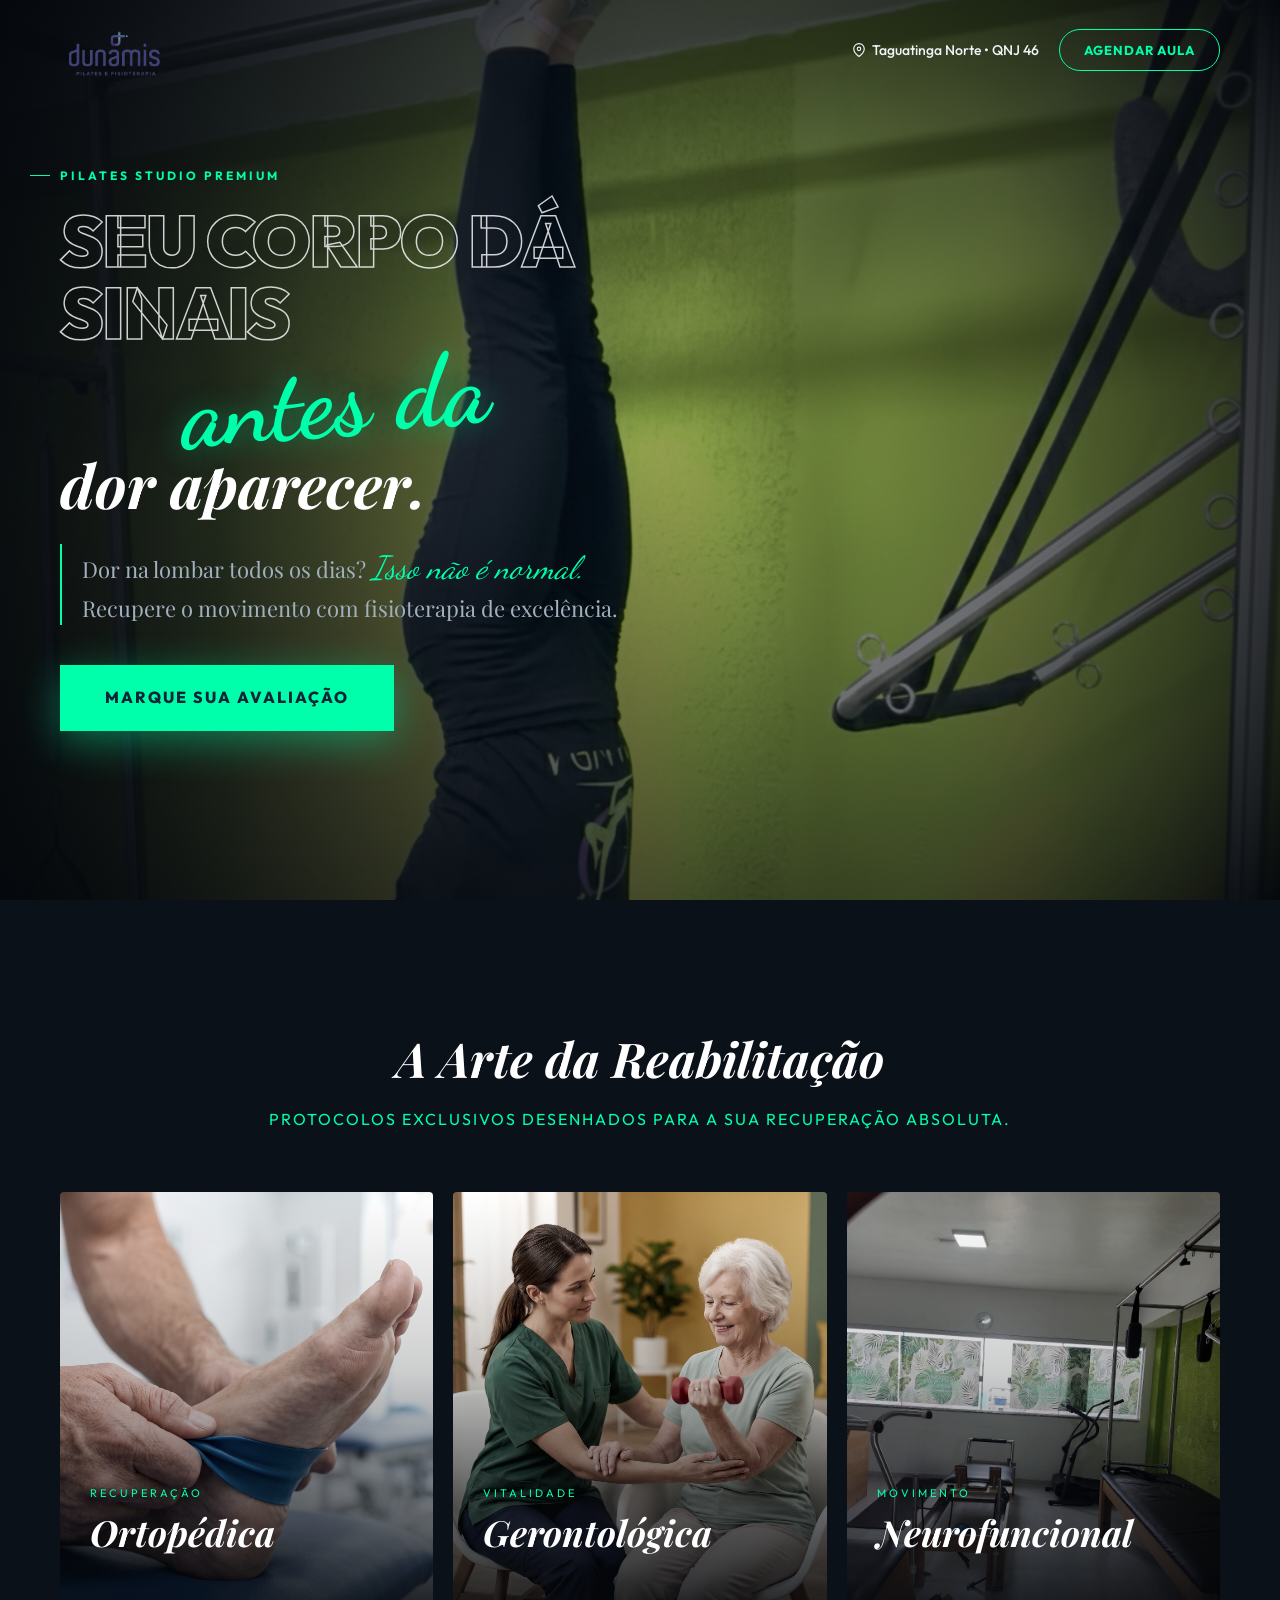
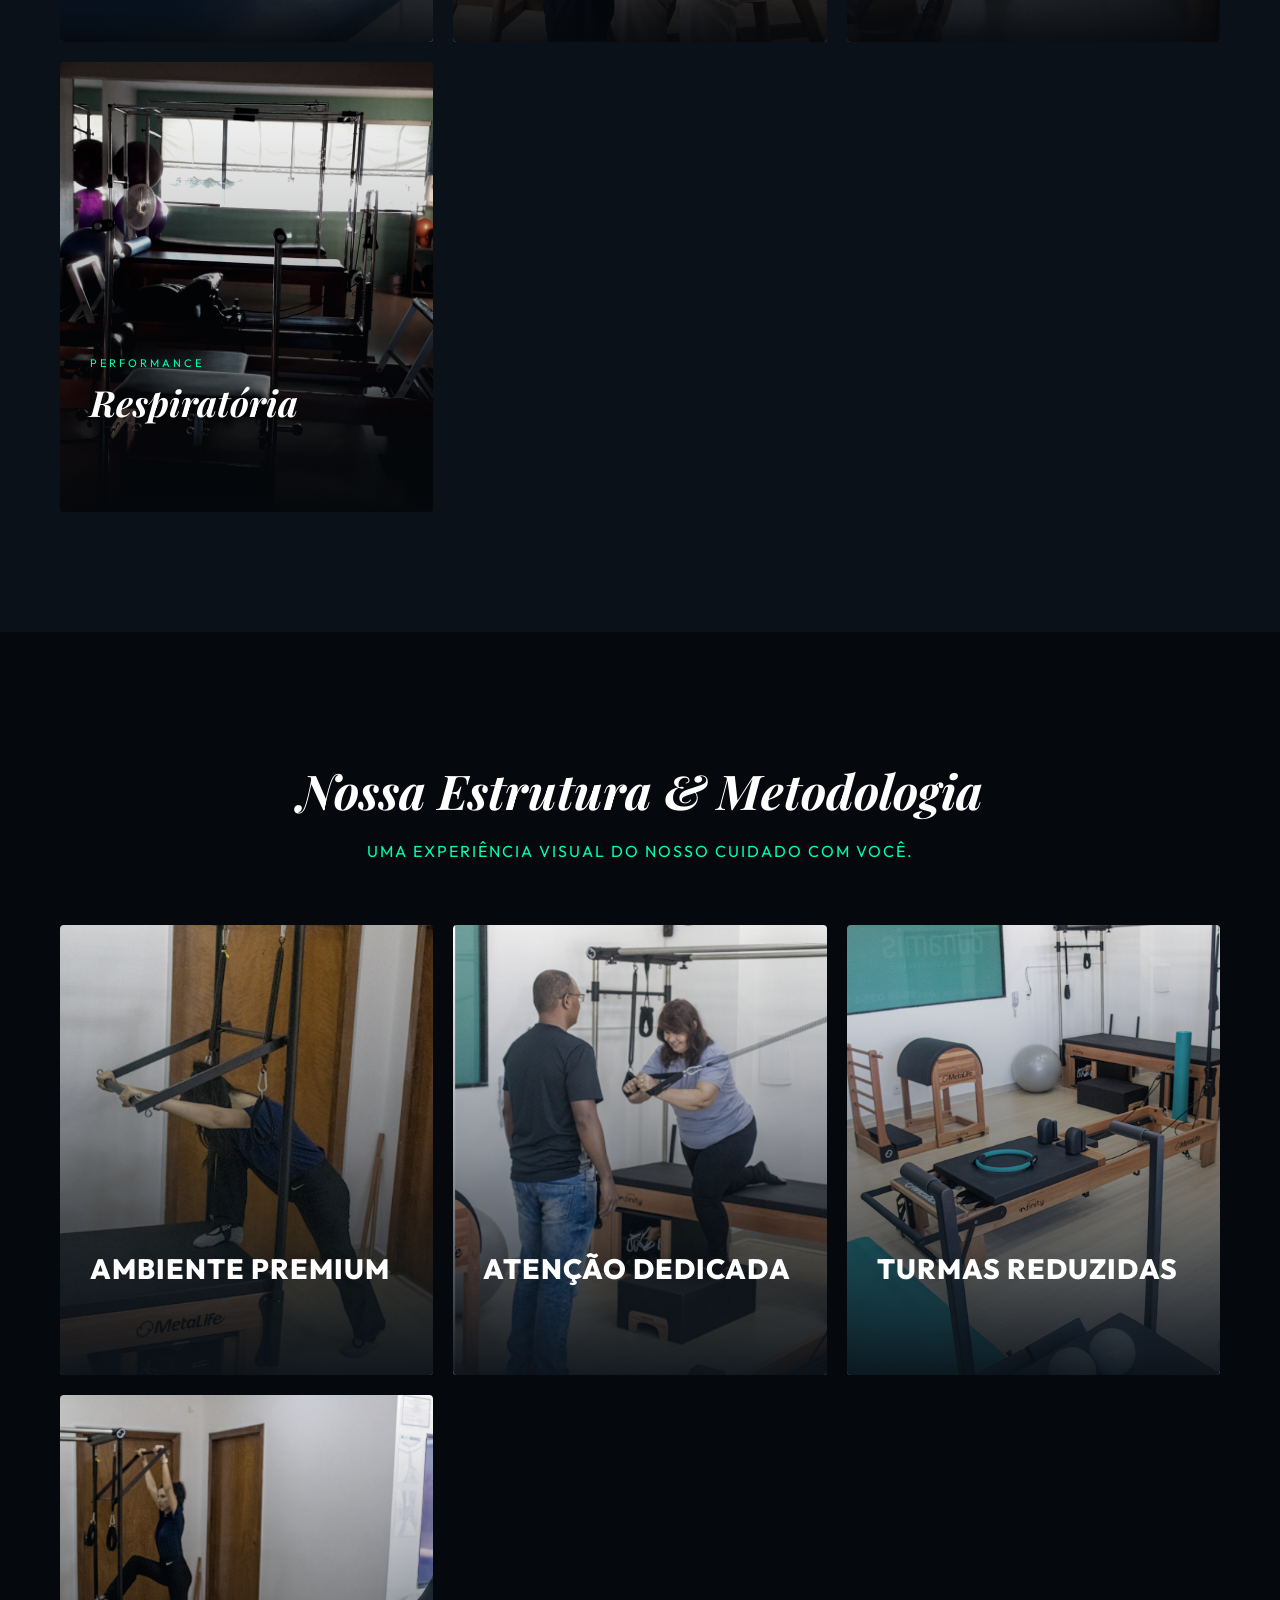
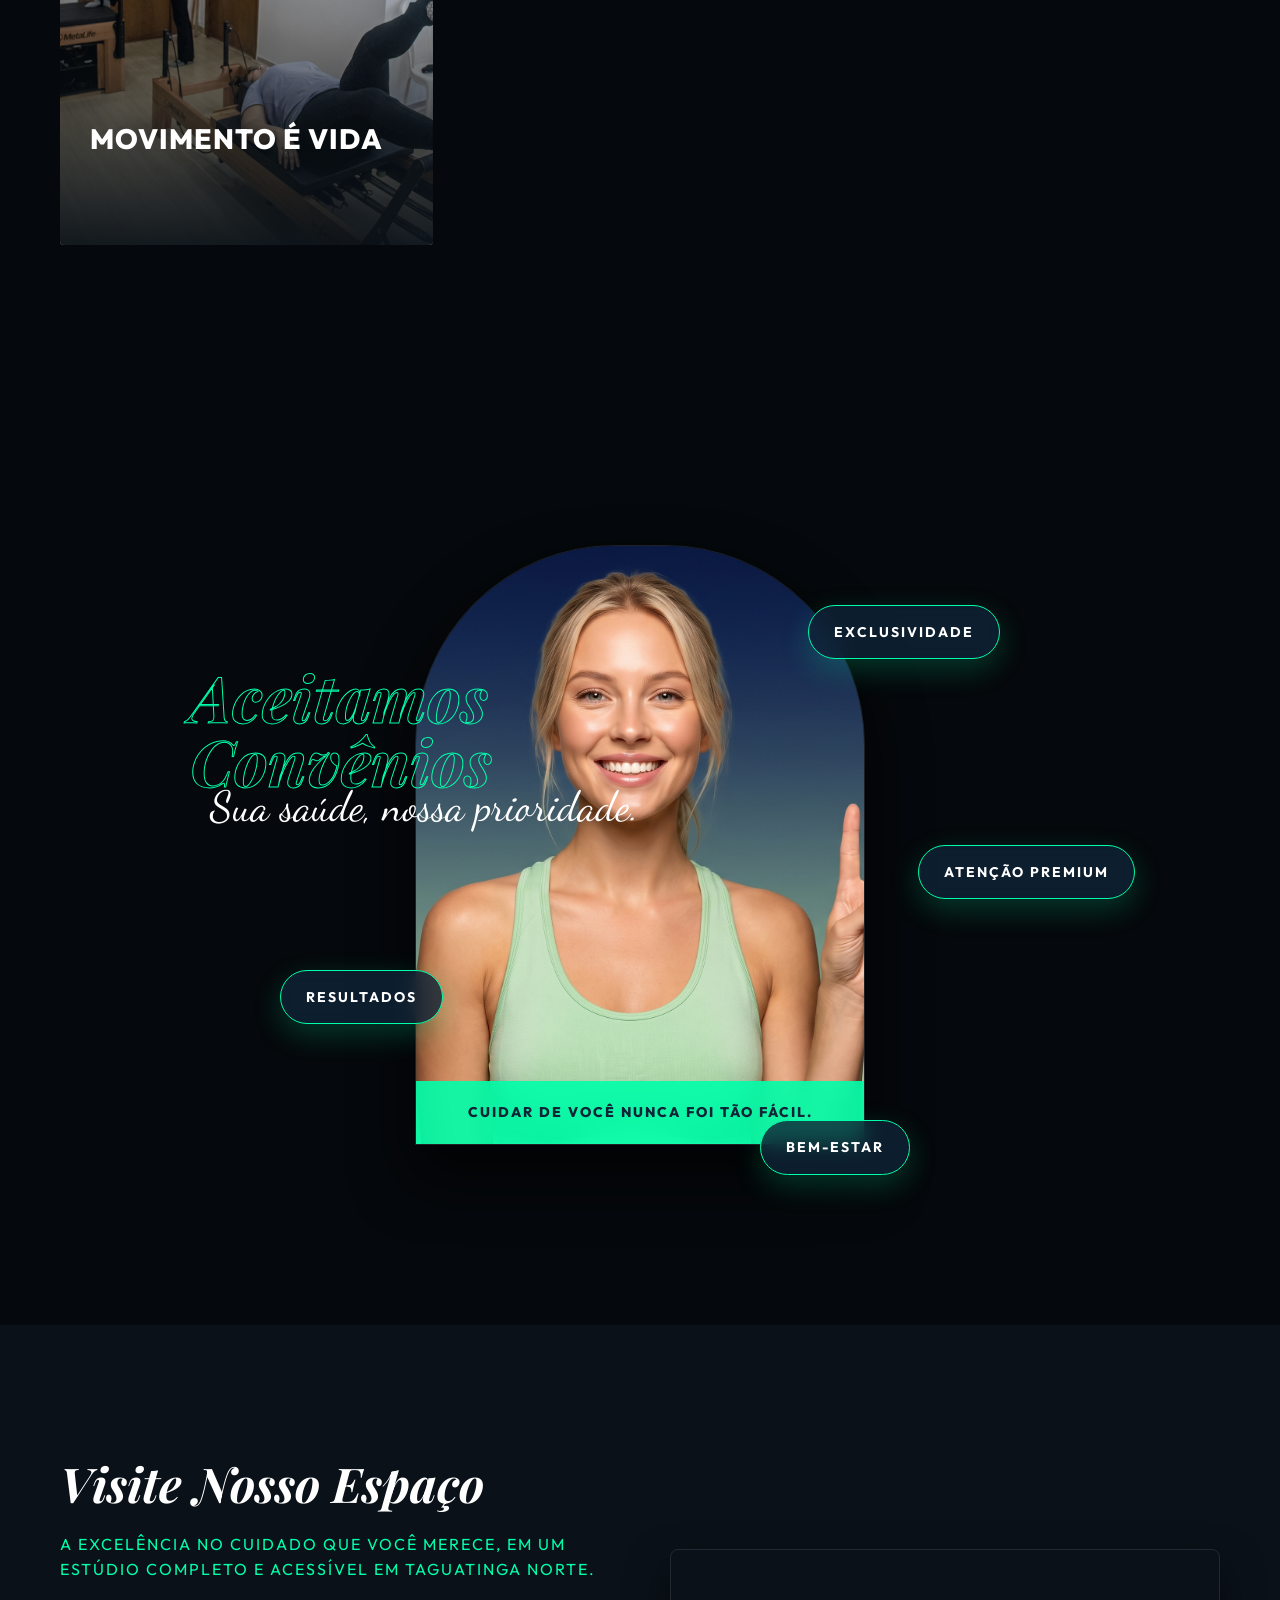
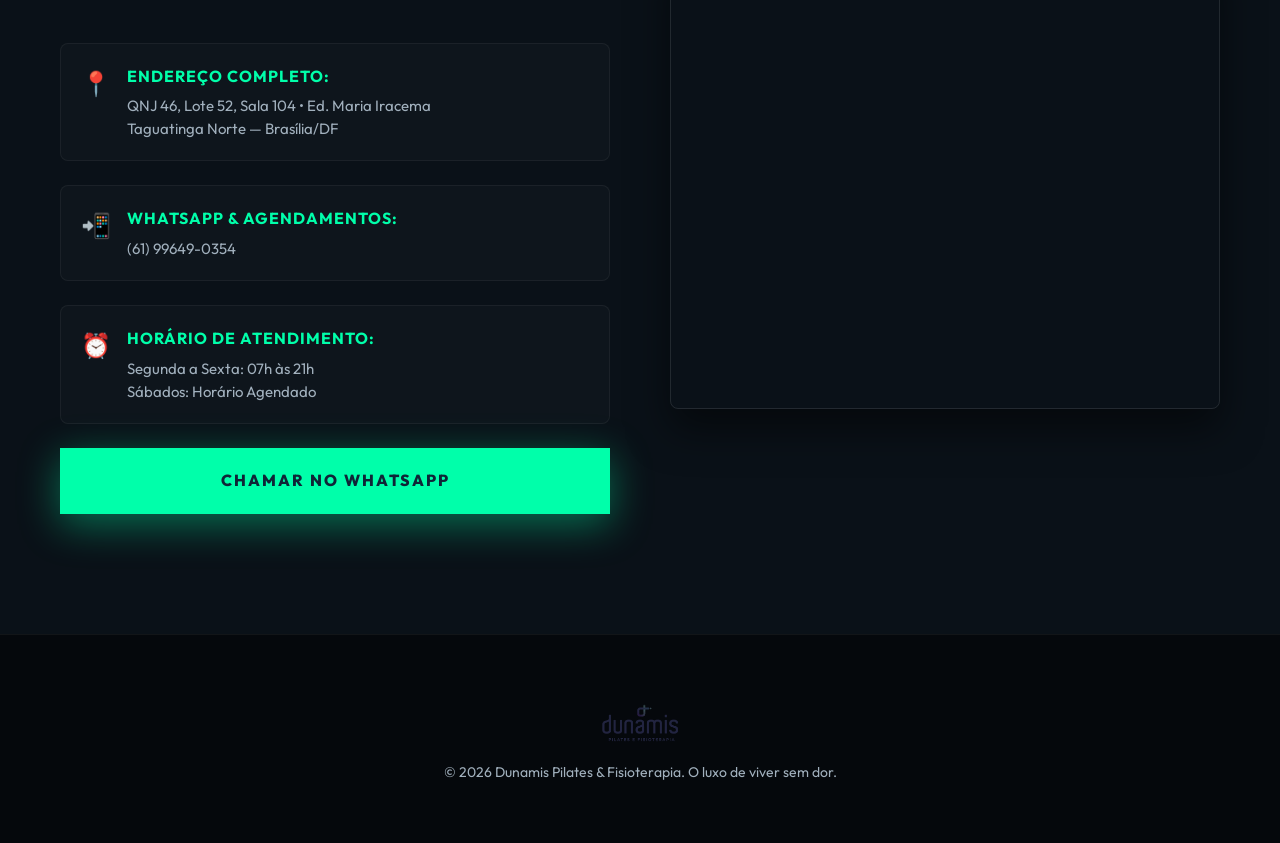
<file: index.html>
<!DOCTYPE html>
<html lang="pt-BR">
<head>
<meta charset="utf-8">
<meta name="viewport" content="width=device-width, initial-scale=1">
<title>Dunamis Pilates & Fisioterapia — Premium Studio</title>
<meta name="description" content="Dunamis Pilates & Fisioterapia em Taguatinga Norte. Uma experiência boutique em reabilitação e condicionamento físico.">

<!-- Google Fonts: Playfair Display for elegant serif/handwritten feel, Outfit for modern sans-serif -->
<link rel="preconnect" href="https://fonts.googleapis.com">
<link rel="preconnect" href="https://fonts.gstatic.com" crossorigin>
<link href="https://fonts.googleapis.com/css2?family=Outfit:wght@300;400;500;700;900&family=Playfair+Display:ital,wght@0,400;0,700;1,400;1,700&family=Dancing+Script:wght@700&display=swap" rel="stylesheet">

<link rel="stylesheet" href="style.css">
</head>
<body>

<!-- STICKY HEADER -->
<header class="site-header">
  <div class="header-container">
    <div class="logo-brand-wrap">
      <img src="assets/img/logo.png" alt="Dunamis Pilates Logo" class="logo-brand-img">
    </div>
    
    <div class="header-right">
      <span class="header-location">
        <svg width="14" height="14" viewBox="0 0 24 24" fill="none" stroke="currentColor" stroke-width="2"><path d="M21 10c0 7-9 13-9 13s-9-6-9-13a9 9 0 0 1 18 0z"></path><circle cx="12" cy="10" r="3"></circle></svg>
        Taguatinga Norte • QNJ 46
      </span>
      <a href="https://wa.me/5561996490354" class="btn btn-whatsapp-header" target="_blank">
        Agendar Aula
      </a>
    </div>
  </div>
</header>

<!-- HERO SECTION: Boutique Typography Overlay -->
<section class="hero-section">
  <div class="hero-bg-media">
    <img src="assets/img/photo_1.jpg" alt="Dunamis Pilates Taguatinga" class="hero-bg-img">
    <div class="hero-scrim-overlay"></div>
  </div>
  
  <div class="hero-container">
    <div class="hero-content-box">
      <div class="hero-badge">Pilates Studio Premium</div>
      
      <h1 class="hero-title">
        <span class="title-line-1">Seu corpo dá sinais</span>
        <span class="title-line-2">antes da</span>
        <span class="title-line-3">dor aparecer.</span>
      </h1>
      
      <p class="hero-subtitle">
        Dor na lombar todos os dias? <em>Isso não é normal.</em><br>
        Recupere o movimento com fisioterapia de excelência.
      </p>
      
      <div class="hero-cta-group">
        <a href="https://wa.me/5561996490354" class="btn btn-primary-lux" target="_blank">
          Marque Sua Avaliação
        </a>
      </div>
    </div>
  </div>
</section>

<!-- GRID DE ESPECIALIDADES: Artistic Poster Style -->
<section id="especialidades" class="section-padding bg-dark">
  <div class="container">
    <div class="section-header text-center">
      <h2 class="section-title">A Arte da Reabilitação</h2>
      <p class="section-sub">Protocolos exclusivos desenhados para a sua recuperação absoluta.</p>
    </div>

    <div class="art-grid">
      
      <!-- Especialidade 1 -->
      <div class="art-card">
        <img src="assets/img/physio_hands.jpg" alt="Ortopédica" class="art-card-img">
        <div class="art-card-overlay">
          <div class="art-card-content">
            <span class="art-card-tag">Recuperação</span>
            <h3 class="art-card-title">Ortopédica</h3>
            <p class="art-card-desc">Alívio profundo para dores articulares e musculares.</p>
          </div>
        </div>
      </div>

      <!-- Especialidade 2 -->
      <div class="art-card">
        <img src="assets/img/physio_elderly.jpg" alt="Gerontológica" class="art-card-img">
        <div class="art-card-overlay">
          <div class="art-card-content">
            <span class="art-card-tag">Vitalidade</span>
            <h3 class="art-card-title">Gerontológica</h3>
            <p class="art-card-desc">Autonomia e equilíbrio para a melhor idade, com cuidado premium.</p>
          </div>
        </div>
      </div>

      <!-- Especialidade 3 -->
      <div class="art-card">
        <img src="assets/img/photo_2.jpg" alt="Neurofuncional" class="art-card-img">
        <div class="art-card-overlay">
          <div class="art-card-content">
            <span class="art-card-tag">Movimento</span>
            <h3 class="art-card-title">Neurofuncional</h3>
            <p class="art-card-desc">Independência e precisão no tratamento neurológico.</p>
          </div>
        </div>
      </div>

      <!-- Especialidade 4 -->
      <div class="art-card">
        <img src="assets/img/photo_3.jpg" alt="Respiratória" class="art-card-img">
        <div class="art-card-overlay">
          <div class="art-card-content">
            <span class="art-card-tag">Performance</span>
            <h3 class="art-card-title">Respiratória</h3>
            <p class="art-card-desc">Expanda sua capacidade pulmonar com técnicas avançadas.</p>
          </div>
        </div>
      </div>

    </div>
  </div>
</section>


<!-- INSTAGRAM STYLE POSTS SECTION -->
<section id="metodologia" class="section-padding bg-darker">
  <div class="container">
    <div class="section-header text-center">
      <h2 class="section-title">Nossa Estrutura & Metodologia</h2>
      <p class="section-sub">Uma experiência visual do nosso cuidado com você.</p>
    </div>

    <div class="art-grid">
      <div class="art-card insta-card">
        <img src="assets/img/img1.png" alt="Dunamis Pilates Post" class="art-card-img">
        <div class="art-card-overlay">
          <div class="art-card-content">
            <h3 class="art-card-title">Ambiente Premium</h3>
            <p class="art-card-desc">Equipamentos modernos em um espaço pensado para sua evolução.</p>
          </div>
        </div>
      </div>
      <div class="art-card insta-card">
        <img src="assets/img/img2.png" alt="Dunamis Pilates Post" class="art-card-img">
        <div class="art-card-overlay">
          <div class="art-card-content">
            <h3 class="art-card-title">Atenção Dedicada</h3>
            <p class="art-card-desc">Fisioterapeutas 100% focados na sua biomecânica e conforto.</p>
          </div>
        </div>
      </div>
      <div class="art-card insta-card">
        <img src="assets/img/img3.png" alt="Dunamis Pilates Post" class="art-card-img">
        <div class="art-card-overlay">
          <div class="art-card-content">
            <h3 class="art-card-title">Turmas Reduzidas</h3>
            <p class="art-card-desc">Acompanhamento individualizado para resultados mais rápidos.</p>
          </div>
        </div>
      </div>
      <div class="art-card insta-card">
        <img src="assets/img/img4.jpg" alt="Dunamis Pilates Post" class="art-card-img">
        <div class="art-card-overlay">
          <div class="art-card-content">
            <h3 class="art-card-title">Movimento é Vida</h3>
            <p class="art-card-desc">Liberdade e força para você curtir cada momento sem limitações.</p>
          </div>
        </div>
      </div>
    </div>
  </div>
</section>

<!-- SEÇÃO DE CONVÊNIOS: Animated Floating Graphics -->
<section id="convenios-secao" class="section-padding bg-darker">
  <div class="container">
    <div class="convenios-stage-wrapper">
      
      <!-- CENTRAL HERO WITH FLOATING BUBBLE BADGES (V Model) -->
      <div class="floating-bubbles-container">
        
        <div class="convenios-text-float">
          <h2 class="title-bright">Aceitamos<br>Convênios</h2>
          <p class="sub-bright">Sua saúde, nossa prioridade.</p>
        </div>

        <div class="central-hero-card">
          <!-- The model doing peace sign "V" -->
          <img src="assets/img/hero_woman.jpg" alt="Modelo Fazendo V" class="central-hero-img">
          
          <div class="central-banner-pill">
            <span>Cuidar de você nunca foi tão fácil.</span>
          </div>
        </div>

        <!-- FLOATING BUBBLE BADGES AROUND THE IMAGE -->
        <div class="floating-badge bubble-1">
          <div class="bubble-text">
            <strong>Exclusividade</strong>
          </div>
        </div>

        <div class="floating-badge bubble-2">
          <div class="bubble-text">
            <strong>Atenção Premium</strong>
          </div>
        </div>

        <div class="floating-badge bubble-3">
          <div class="bubble-text">
            <strong>Resultados</strong>
          </div>
        </div>

        <div class="floating-badge bubble-4">
          <div class="bubble-text">
            <strong>Bem-Estar</strong>
          </div>
        </div>

      </div>
    </div>
  </div>
</section>

<!-- LOCATION -->
<section class="section-padding bg-dark">
  <div class="container">
    <div class="location-wrapper">
      <div class="location-info">
        <h2 class="section-title text-left">Visite Nosso Espaço</h2>
        <p class="section-sub text-left mb-4">A excelência no cuidado que você merece, em um estúdio completo e acessível em Taguatinga Norte.</p>
        
        <div class="info-box">
          <div class="info-icon">📍</div>
          <div>
            <strong>Endereço Completo:</strong>
            <p>QNJ 46, Lote 52, Sala 104 • Ed. Maria Iracema<br>Taguatinga Norte — Brasília/DF</p>
          </div>
        </div>

        <div class="info-box">
          <div class="info-icon">📲</div>
          <div>
            <strong>WhatsApp & Agendamentos:</strong>
            <p>(61) 99649-0354</p>
          </div>
        </div>

        <div class="info-box">
          <div class="info-icon">⏰</div>
          <div>
            <strong>Horário de Atendimento:</strong>
            <p>Segunda a Sexta: 07h às 21h<br>Sábados: Horário Agendado</p>
          </div>
        </div>

        <a href="https://wa.me/5561996490354?text=Ol%C3%A1!%20Quero%20agendar%20um%20hor%C3%A1rio%20na%20Dunamis." class="btn btn-primary-lux w-100 text-center mt-3" target="_blank">
          Chamar no WhatsApp
        </a>
      </div>

      <div class="location-map">
        <iframe src="https://www.google.com/maps/embed?pb=!1m18!1m12!1m3!1d3838.487823485078!2d-48.08412!3d-15.80492!2m3!1f0!2f0!3f0!3m2!1i1024!2i768!4f13.1!3m3!1m2!1s0x935a331df2501659%3A0xb36712bcbe4efeb2!2sQNJ%2046%20-%20Taguatinga%2C%20Bras%C3%ADlia%20-%20DF!5e0!3m2!1spt-BR!2sbr!4v1700000000000!5m2!1spt-BR!2sbr" width="100%" height="450" style="border:0; border-radius: 8px; filter: grayscale(0.8) contrast(1.2);" allowfullscreen="" loading="lazy" referrerpolicy="no-referrer-when-downgrade"></iframe>
      </div>
    </div>
  </div>
</section>

<!-- FOOTER -->
<footer class="site-footer bg-darker">
  <div class="container footer-content text-center">
    <img src="assets/img/logo.png" alt="Dunamis Pilates Logo" class="footer-logo mx-auto">
    <p class="mt-3">© 2026 Dunamis Pilates & Fisioterapia. O luxo de viver sem dor.</p>
  </div>
</footer>

<script src="script.js"></script>
</body>
</html>
</file>
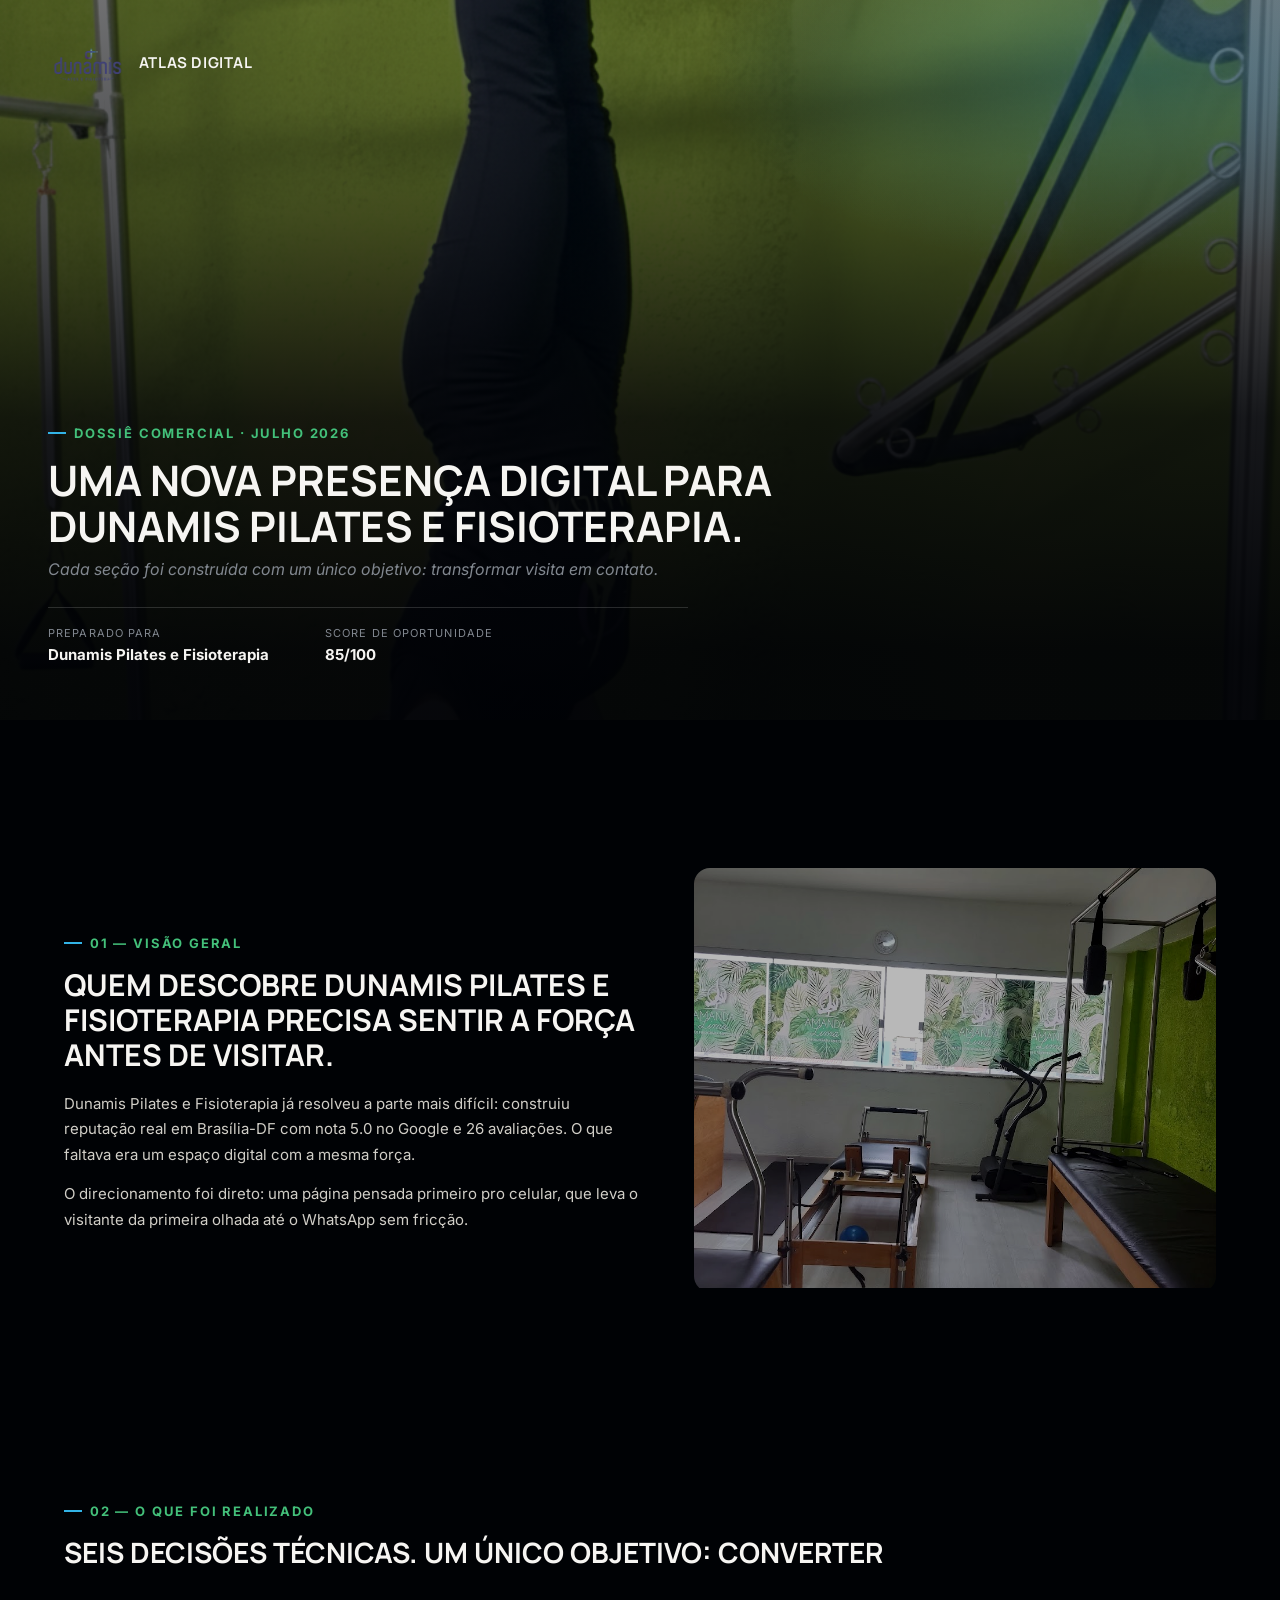
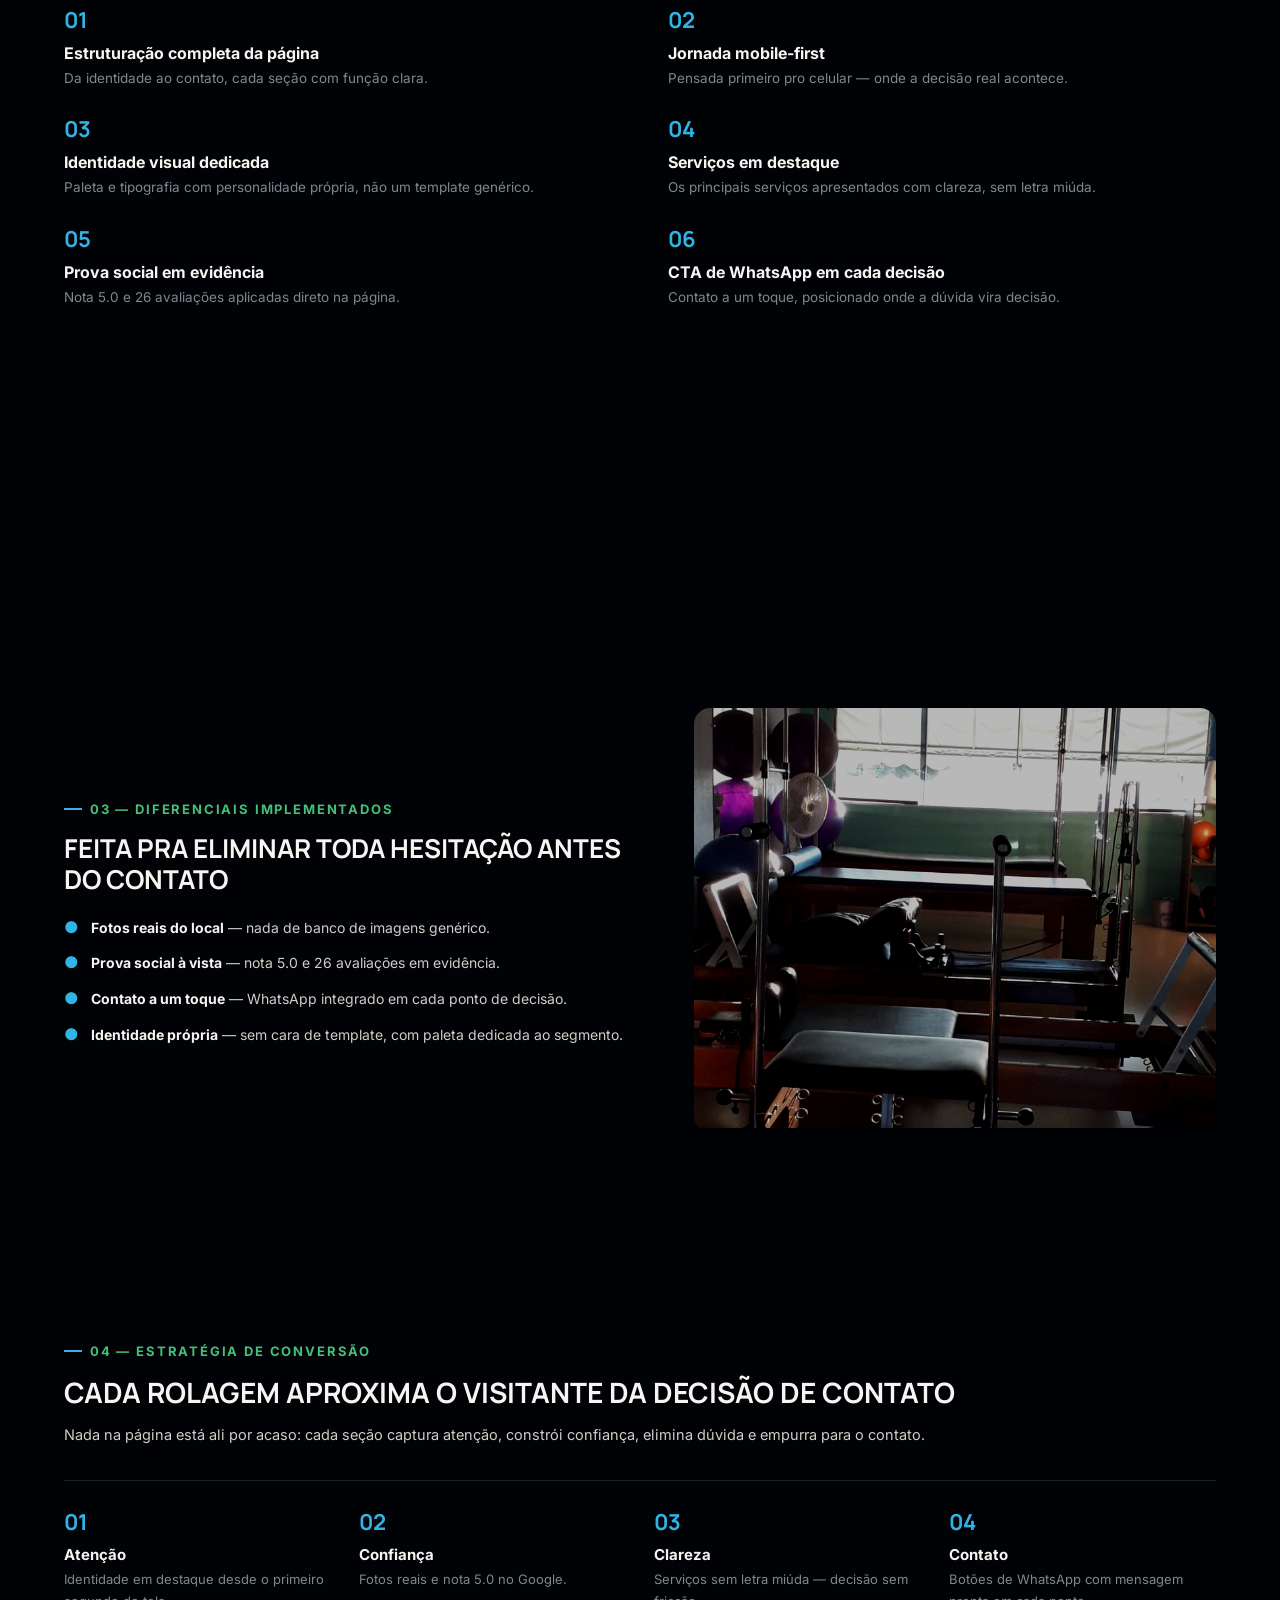
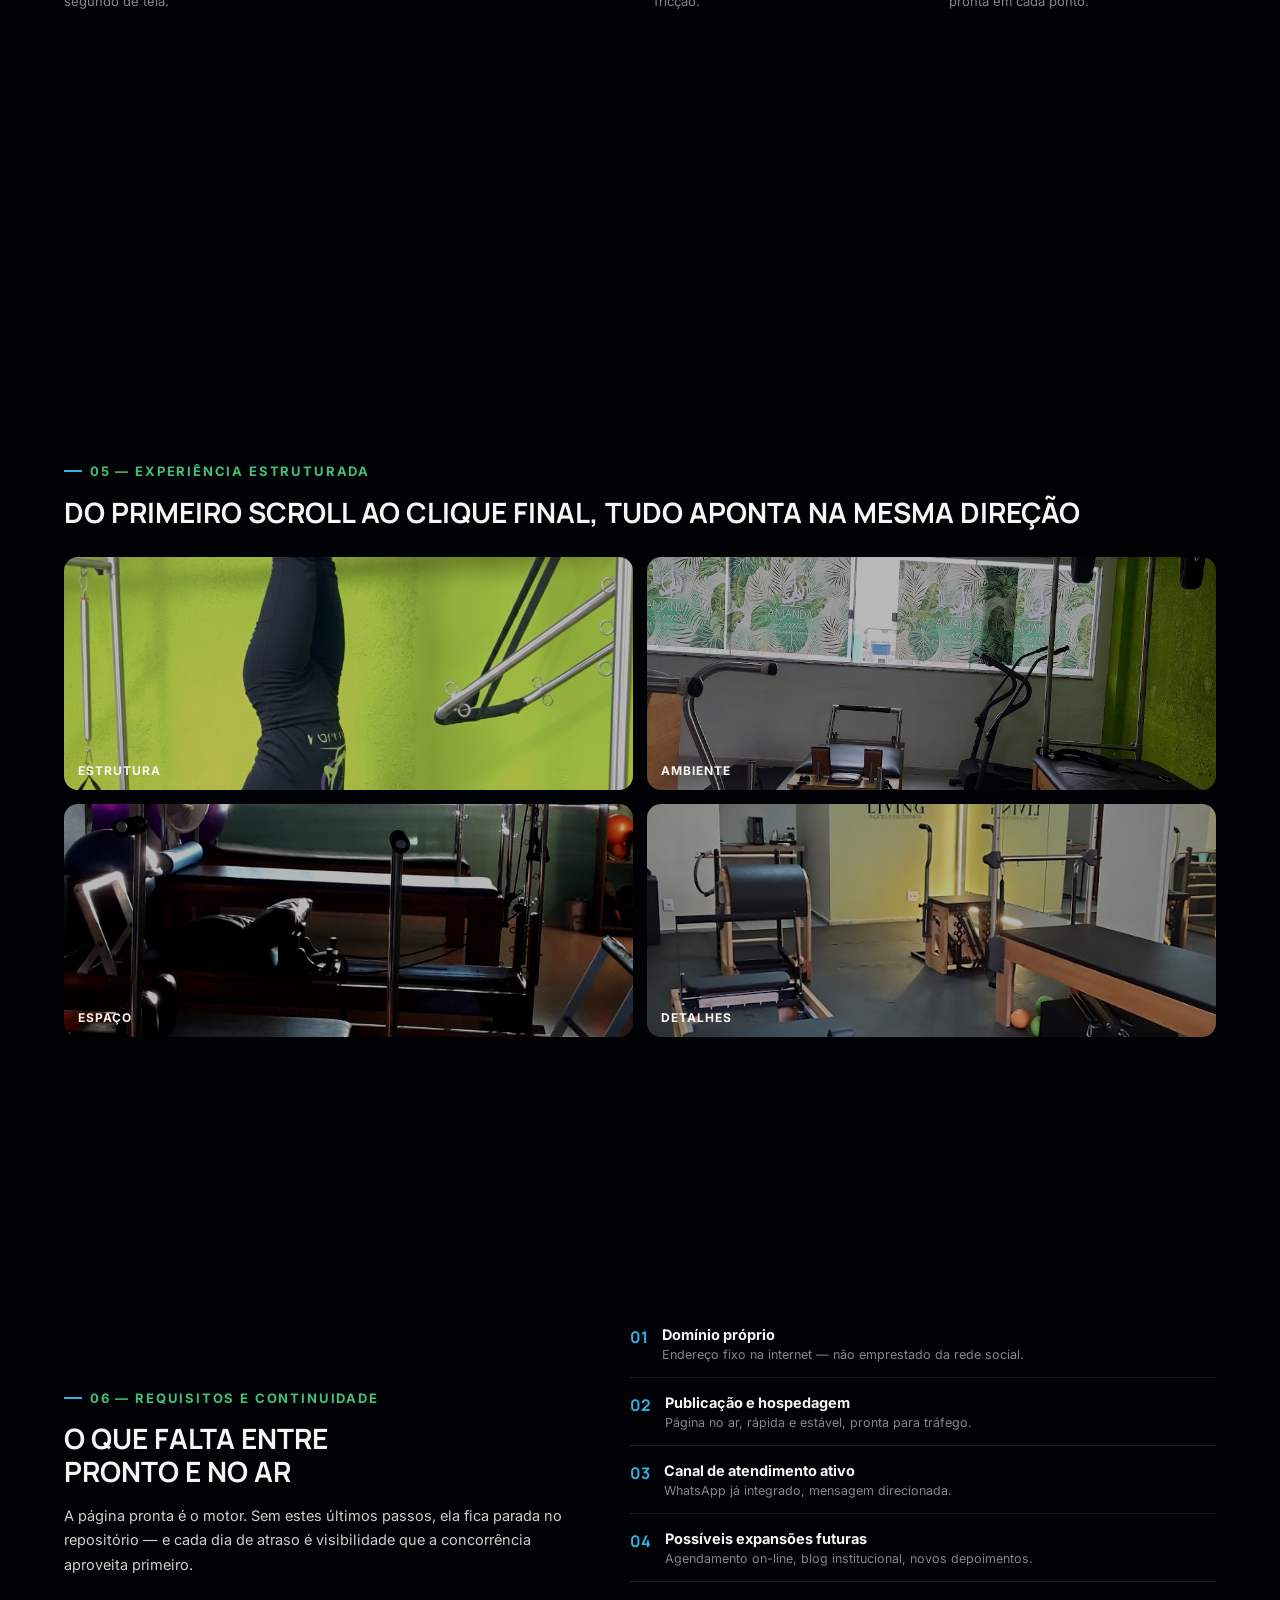
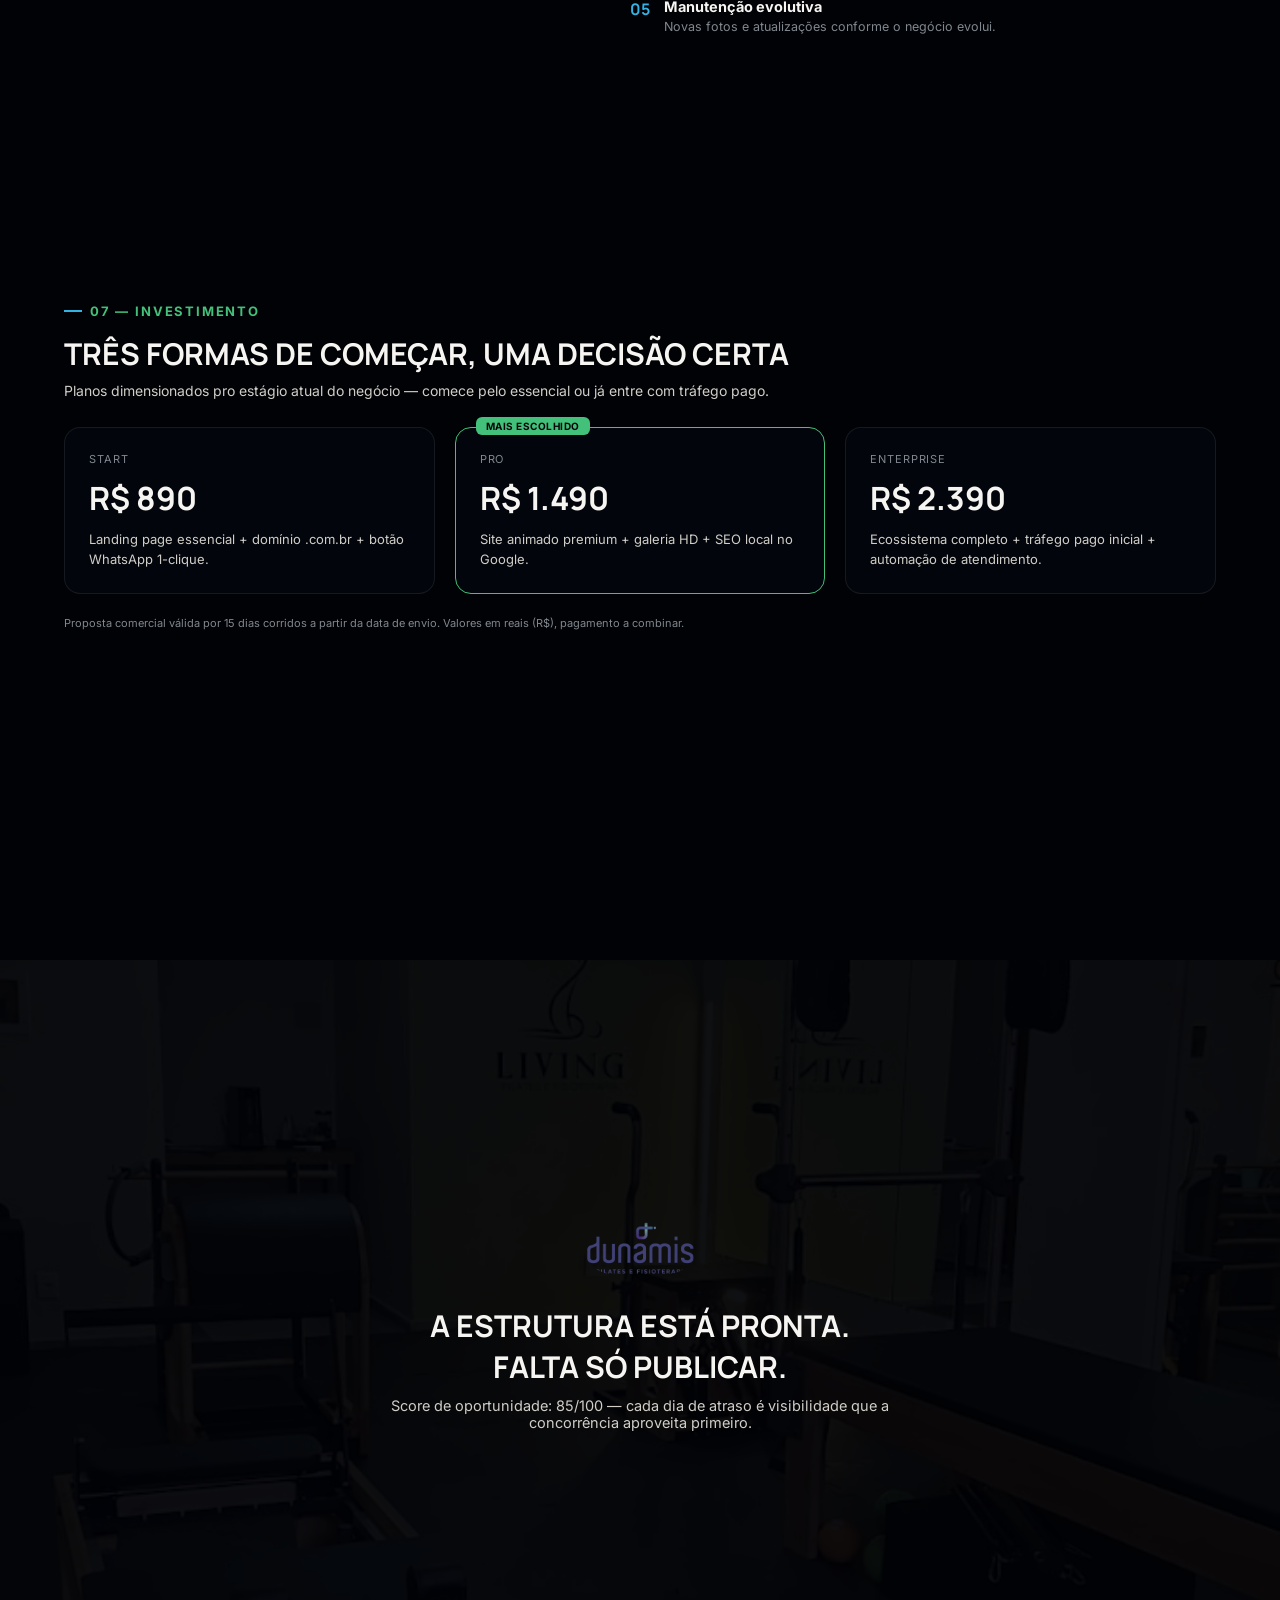
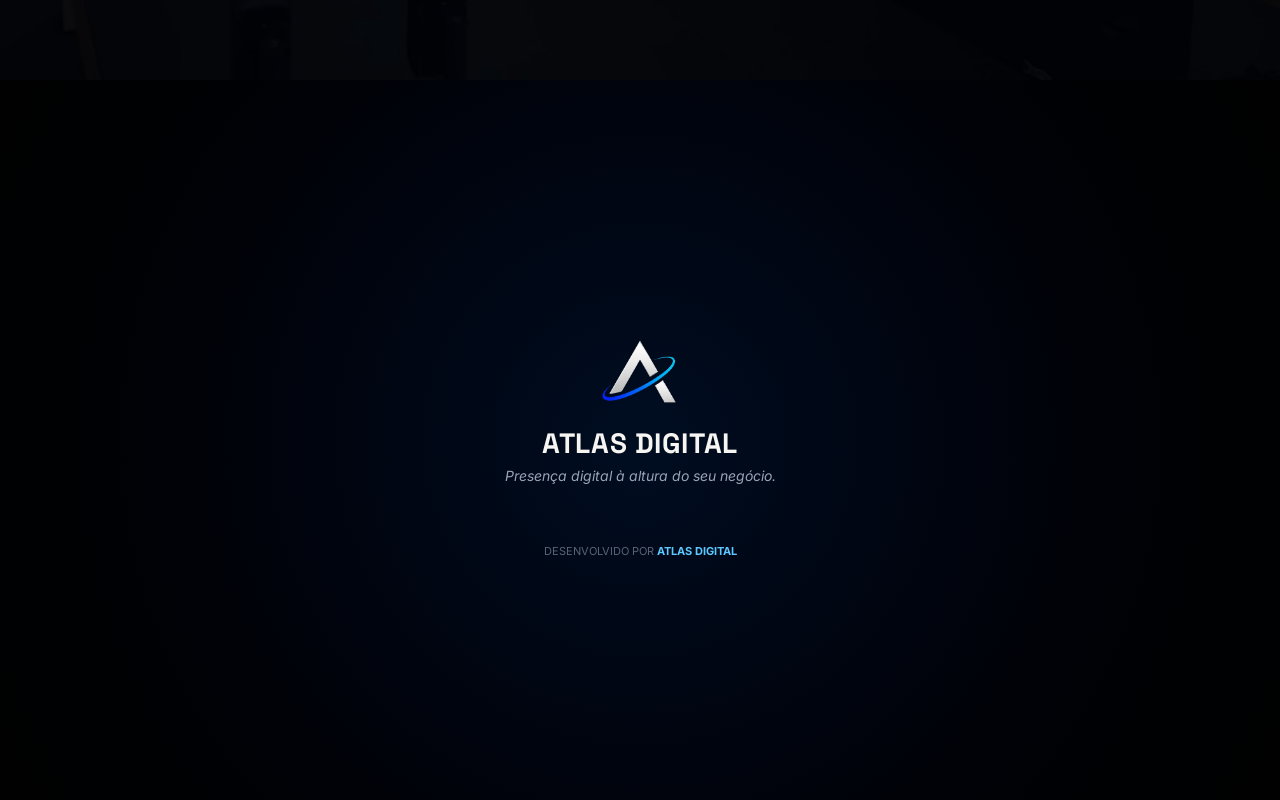
<file: presentation/deck.html>
<!DOCTYPE html>
<html lang="pt-BR">
<head>
<meta charset="utf-8">
<title>Dossiê — Dunamis Pilates e Fisioterapia</title>
<link rel="preconnect" href="https://fonts.googleapis.com">
<link rel="preconnect" href="https://fonts.gstatic.com" crossorigin>
<link href="https://fonts.googleapis.com/css2?family=Manrope:wght@700;800&family=Inter:wght@400;500;600;700&family=Space+Grotesk:wght@700&display=swap" rel="stylesheet">
<style>
  * { box-sizing:border-box; margin:0; padding:0; }
  body { background:oklch(0.08 0.02 255); font-family:'Inter', sans-serif; }
  .disp { font-family:'Manrope', sans-serif; font-weight:700; }
  .slide { width:1280px; height:720px; position:relative; overflow:hidden; background:oklch(0.08 0.02 255); color:oklch(0.97 0.004 90); }
  .eyebrow { display:inline-flex; align-items:center; gap:8px; font-weight:700; letter-spacing:.14em; font-size:13px; color:oklch(0.72 0.15 155); text-transform:uppercase; }
  .eyebrow::before { content:''; width:18px; height:2px; background:oklch(0.72 0.13 230); display:inline-block; }
  .photo-treat { filter: grayscale(.08) contrast(1.1) brightness(.72); }
  .num { font-family:'Manrope', sans-serif; font-weight:700; color:oklch(0.72 0.13 230); font-size:22px; }
  .panel { background:oklch(0.11 0.02 255); border:1px solid oklch(1 0 0 / 8%); border-radius:16px; }
  .muted { color: oklch(0.62 0.014 255); }
  .ink { color: oklch(0.85 0.01 90); }
</style>
</head>
<body>

<!-- SLIDE 0 — CAPA -->
<section class="slide">
  <img src="../assets/img/photo_1.jpg" class="photo-treat" style="position:absolute;inset:0;width:100%;height:100%;object-fit:cover;">
  <div style="position:absolute;inset:0;background:linear-gradient(0deg,oklch(0.08 0.02 255 / .97) 10%,oklch(0.08 0.02 255 / .88) 42%,oklch(0.08 0.02 255 / .6) 70%,oklch(0.08 0.02 255 / .4) 100%);"></div>
  <div style="position:absolute;inset:0;background:radial-gradient(ellipse 50% 40% at 90% 10%,oklch(0.72 0.13 230 / .25),transparent 70%);"></div>
  <div style="position:absolute;top:40px;left:48px;display:flex;align-items:center;gap:12px;">
    <img src="../assets/img/logo.png" style="height:44px;border-radius:50%;">
    <span style="font-family:'Manrope', sans-serif;font-weight:700;font-size:15px;text-transform:uppercase;letter-spacing:.04em;">Atlas Digital</span>
  </div>
  <div style="position:absolute;left:48px;right:48px;bottom:56px;">
    <span class="eyebrow">Dossiê Comercial · Julho 2026</span>
    <h1 class="disp" style="font-size:42px;line-height:1.1;text-transform:uppercase;margin:16px 0 10px;max-width:860px;">Uma nova presença digital para Dunamis Pilates e Fisioterapia.</h1>
    <p style="font-style:italic;font-size:16px;max-width:640px;margin-bottom:28px;" class="muted">Cada seção foi construída com um único objetivo: transformar visita em contato.</p>
    <div style="display:flex;gap:56px;padding-top:18px;border-top:1px solid oklch(1 0 0 / 15%);max-width:640px;">
      <div><span style="font-size:11px;letter-spacing:.1em;text-transform:uppercase;display:block;margin-bottom:4px;" class="muted">Preparado para</span><strong style="font-size:15px;">Dunamis Pilates e Fisioterapia</strong></div>
      <div><span style="font-size:11px;letter-spacing:.1em;text-transform:uppercase;display:block;margin-bottom:4px;" class="muted">Score de Oportunidade</span><strong style="font-size:15px;">85/100</strong></div>
    </div>
  </div>
</section>

<!-- SLIDE 1 — VISÃO GERAL -->
<section class="slide" style="display:flex;align-items:center;padding:0 64px;gap:56px;">
  <div style="flex:1.1;">
    <span class="eyebrow">01 — Visão Geral</span>
    <h2 class="disp" style="font-size:30px;text-transform:uppercase;line-height:1.18;margin:16px 0 18px;">Quem descobre Dunamis Pilates e Fisioterapia precisa sentir a força antes de visitar.</h2>
    <p style="font-size:15px;line-height:1.7;margin-bottom:14px;" class="ink">Dunamis Pilates e Fisioterapia já resolveu a parte mais difícil: construiu reputação real em Brasília-DF com nota 5.0 no Google e 26 avaliações. O que faltava era um espaço digital com a mesma força.</p>
    <p style="font-size:15px;line-height:1.7;" class="ink">O direcionamento foi direto: uma página pensada primeiro pro celular, que leva o visitante da primeira olhada até o WhatsApp sem fricção.</p>
  </div>
  <div style="flex:1;border-radius:16px;overflow:hidden;">
    <img src="../assets/img/photo_2.jpg" class="photo-treat" style="width:100%;height:420px;object-fit:cover;">
  </div>
</section>

<!-- SLIDE 2 — O QUE FOI REALIZADO -->
<section class="slide" style="padding:56px 64px;">
  <span class="eyebrow">02 — O que foi realizado</span>
  <h2 class="disp" style="font-size:28px;text-transform:uppercase;margin:14px 0 34px;">Seis decisões técnicas. Um único objetivo: converter</h2>
  <div style="display:grid;grid-template-columns:1fr 1fr;column-gap:56px;row-gap:26px;">
    <div><span class="num">01</span><strong style="display:block;font-size:16px;margin:8px 0 4px;">Estruturação completa da página</strong><span style="font-size:13.5px;line-height:1.5;" class="muted">Da identidade ao contato, cada seção com função clara.</span></div>
    <div><span class="num">02</span><strong style="display:block;font-size:16px;margin:8px 0 4px;">Jornada mobile-first</strong><span style="font-size:13.5px;line-height:1.5;" class="muted">Pensada primeiro pro celular — onde a decisão real acontece.</span></div>
    <div><span class="num">03</span><strong style="display:block;font-size:16px;margin:8px 0 4px;">Identidade visual dedicada</strong><span style="font-size:13.5px;line-height:1.5;" class="muted">Paleta e tipografia com personalidade própria, não um template genérico.</span></div>
    <div><span class="num">04</span><strong style="display:block;font-size:16px;margin:8px 0 4px;">Serviços em destaque</strong><span style="font-size:13.5px;line-height:1.5;" class="muted">Os principais serviços apresentados com clareza, sem letra miúda.</span></div>
    <div><span class="num">05</span><strong style="display:block;font-size:16px;margin:8px 0 4px;">Prova social em evidência</strong><span style="font-size:13.5px;line-height:1.5;" class="muted">Nota 5.0 e 26 avaliações aplicadas direto na página.</span></div>
    <div><span class="num">06</span><strong style="display:block;font-size:16px;margin:8px 0 4px;">CTA de WhatsApp em cada decisão</strong><span style="font-size:13.5px;line-height:1.5;" class="muted">Contato a um toque, posicionado onde a dúvida vira decisão.</span></div>
  </div>
</section>

<!-- SLIDE 3 — DIFERENCIAIS -->
<section class="slide" style="display:flex;align-items:center;padding:0 64px;gap:56px;">
  <div style="flex:1.1;">
    <span class="eyebrow">03 — Diferenciais implementados</span>
    <h2 class="disp" style="font-size:26px;text-transform:uppercase;line-height:1.18;margin:16px 0 22px;">Feita pra eliminar toda hesitação antes do contato</h2>
    <div style="display:flex;flex-direction:column;gap:14px;">
      <div style="display:flex;gap:12px;"><span style="color:oklch(0.72 0.13 230);">●</span><span style="font-size:14px;line-height:1.55;" class="ink"><strong style="color:oklch(0.97 0.004 90);">Fotos reais do local</strong> — nada de banco de imagens genérico.</span></div>
      <div style="display:flex;gap:12px;"><span style="color:oklch(0.72 0.13 230);">●</span><span style="font-size:14px;line-height:1.55;" class="ink"><strong style="color:oklch(0.97 0.004 90);">Prova social à vista</strong> — nota 5.0 e 26 avaliações em evidência.</span></div>
      <div style="display:flex;gap:12px;"><span style="color:oklch(0.72 0.13 230);">●</span><span style="font-size:14px;line-height:1.55;" class="ink"><strong style="color:oklch(0.97 0.004 90);">Contato a um toque</strong> — WhatsApp integrado em cada ponto de decisão.</span></div>
      <div style="display:flex;gap:12px;"><span style="color:oklch(0.72 0.13 230);">●</span><span style="font-size:14px;line-height:1.55;" class="ink"><strong style="color:oklch(0.97 0.004 90);">Identidade própria</strong> — sem cara de template, com paleta dedicada ao segmento.</span></div>
    </div>
  </div>
  <div style="flex:1;border-radius:16px;overflow:hidden;">
    <img src="../assets/img/photo_3.jpg" class="photo-treat" style="width:100%;height:420px;object-fit:cover;">
  </div>
</section>

<!-- SLIDE 4 — ESTRATÉGIA DE CONVERSÃO -->
<section class="slide" style="padding:56px 64px;">
  <span class="eyebrow">04 — Estratégia de conversão</span>
  <h2 class="disp" style="font-size:28px;text-transform:uppercase;margin:14px 0 12px;">Cada rolagem aproxima o visitante da decisão de contato</h2>
  <p style="font-size:14.5px;line-height:1.6;max-width:920px;margin-bottom:34px;" class="ink">Nada na página está ali por acaso: cada seção captura atenção, constrói confiança, elimina dúvida e empurra para o contato.</p>
  <div style="display:grid;grid-template-columns:repeat(4,1fr);gap:28px;border-top:1px solid oklch(1 0 0 / 12%);padding-top:26px;">
    <div><span class="num">01</span><strong style="display:block;font-size:15px;margin:8px 0 4px;">Atenção</strong><span style="font-size:13px;line-height:1.5;" class="muted">Identidade em destaque desde o primeiro segundo de tela.</span></div>
    <div><span class="num">02</span><strong style="display:block;font-size:15px;margin:8px 0 4px;">Confiança</strong><span style="font-size:13px;line-height:1.5;" class="muted">Fotos reais e nota 5.0 no Google.</span></div>
    <div><span class="num">03</span><strong style="display:block;font-size:15px;margin:8px 0 4px;">Clareza</strong><span style="font-size:13px;line-height:1.5;" class="muted">Serviços sem letra miúda — decisão sem fricção.</span></div>
    <div><span class="num">04</span><strong style="display:block;font-size:15px;margin:8px 0 4px;">Contato</strong><span style="font-size:13px;line-height:1.5;" class="muted">Botões de WhatsApp com mensagem pronta em cada ponto.</span></div>
  </div>
</section>

<!-- SLIDE 5 — EXPERIÊNCIA ESTRUTURADA -->
<section class="slide" style="padding:56px 64px;">
  <span class="eyebrow">05 — Experiência estruturada</span>
  <h2 class="disp" style="font-size:28px;text-transform:uppercase;margin:14px 0 26px;">Do primeiro scroll ao clique final, tudo aponta na mesma direção</h2>
  <div style="display:grid;grid-template-columns:1fr 1fr;grid-template-rows:1fr 1fr;gap:14px;height:480px;">
    <div style="position:relative;border-radius:14px;overflow:hidden;"><img src="../assets/img/photo_1.jpg" class="photo-treat" style="width:100%;height:100%;object-fit:cover;object-position:center;"><span style="position:absolute;left:14px;bottom:12px;font-size:12px;font-weight:700;letter-spacing:.08em;text-transform:uppercase;">Estrutura</span></div>
    <div style="position:relative;border-radius:14px;overflow:hidden;"><img src="../assets/img/photo_2.jpg" class="photo-treat" style="width:100%;height:100%;object-fit:cover;object-position:center;"><span style="position:absolute;left:14px;bottom:12px;font-size:12px;font-weight:700;letter-spacing:.08em;text-transform:uppercase;">Ambiente</span></div>
    <div style="position:relative;border-radius:14px;overflow:hidden;"><img src="../assets/img/photo_3.jpg" class="photo-treat" style="width:100%;height:100%;object-fit:cover;object-position:center;"><span style="position:absolute;left:14px;bottom:12px;font-size:12px;font-weight:700;letter-spacing:.08em;text-transform:uppercase;">Espaço</span></div>
    <div style="position:relative;border-radius:14px;overflow:hidden;"><img src="../assets/img/photo_4.jpg" class="photo-treat" style="width:100%;height:100%;object-fit:cover;object-position:center;"><span style="position:absolute;left:14px;bottom:12px;font-size:12px;font-weight:700;letter-spacing:.08em;text-transform:uppercase;">Detalhes</span></div>
  </div>
</section>

<!-- SLIDE 6 — REQUISITOS E CONTINUIDADE -->
<section class="slide" style="display:flex;align-items:center;padding:0 64px;gap:56px;">
  <div style="flex:1;">
    <span class="eyebrow">06 — Requisitos e continuidade</span>
    <h2 class="disp" style="font-size:28px;text-transform:uppercase;line-height:1.18;margin:16px 0 16px;">O que falta entre<br>pronto e no ar</h2>
    <p style="font-size:14.5px;line-height:1.7;" class="ink">A página pronta é o motor. Sem estes últimos passos, ela fica parada no repositório — e cada dia de atraso é visibilidade que a concorrência aproveita primeiro.</p>
  </div>
  <div style="flex:1.15;display:flex;flex-direction:column;gap:16px;">
    <div style="display:flex;gap:14px;border-bottom:1px solid oklch(1 0 0 / 10%);padding-bottom:14px;"><span class="num" style="font-size:16px;">01</span><div><strong style="display:block;font-size:14.5px;">Domínio próprio</strong><span style="font-size:12.5px;" class="muted">Endereço fixo na internet — não emprestado da rede social.</span></div></div>
    <div style="display:flex;gap:14px;border-bottom:1px solid oklch(1 0 0 / 10%);padding-bottom:14px;"><span class="num" style="font-size:16px;">02</span><div><strong style="display:block;font-size:14.5px;">Publicação e hospedagem</strong><span style="font-size:12.5px;" class="muted">Página no ar, rápida e estável, pronta para tráfego.</span></div></div>
    <div style="display:flex;gap:14px;border-bottom:1px solid oklch(1 0 0 / 10%);padding-bottom:14px;"><span class="num" style="font-size:16px;">03</span><div><strong style="display:block;font-size:14.5px;">Canal de atendimento ativo</strong><span style="font-size:12.5px;" class="muted">WhatsApp já integrado, mensagem direcionada.</span></div></div>
    <div style="display:flex;gap:14px;border-bottom:1px solid oklch(1 0 0 / 10%);padding-bottom:14px;"><span class="num" style="font-size:16px;">04</span><div><strong style="display:block;font-size:14.5px;">Possíveis expansões futuras</strong><span style="font-size:12.5px;" class="muted">Agendamento on-line, blog institucional, novos depoimentos.</span></div></div>
    <div style="display:flex;gap:14px;"><span class="num" style="font-size:16px;">05</span><div><strong style="display:block;font-size:14.5px;">Manutenção evolutiva</strong><span style="font-size:12.5px;" class="muted">Novas fotos e atualizações conforme o negócio evolui.</span></div></div>
  </div>
</section>

<!-- SLIDE 7 — INVESTIMENTO (ATLAS) -->
<section class="slide" style="padding:56px 64px;">
  <span class="eyebrow">07 — Investimento</span>
  <h2 class="disp" style="font-size:30px;text-transform:uppercase;margin:14px 0 8px;">Três formas de começar, uma decisão certa</h2>
  <p style="font-size:14px;max-width:820px;margin-bottom:28px;" class="ink">Planos dimensionados pro estágio atual do negócio — comece pelo essencial ou já entre com tráfego pago.</p>
  <div style="display:grid;grid-template-columns:repeat(3,1fr);gap:20px;">
    <div class="panel" style="padding:24px;display:flex;flex-direction:column;gap:10px;">
      <span style="font-size:11px;letter-spacing:.08em;text-transform:uppercase;" class="muted">Start</span>
      <strong class="disp" style="font-size:32px;">R$ 890</strong>
      <span style="font-size:13px;line-height:1.5;" class="ink">Landing page essencial + domínio .com.br + botão WhatsApp 1-clique.</span>
    </div>
    <div class="panel" style="padding:24px;display:flex;flex-direction:column;gap:10px;border:1.5px solid oklch(0.72 0.15 155);position:relative;">
      <span style="position:absolute;top:-11px;left:20px;background:oklch(0.72 0.15 155);color:#06060a;font-size:10px;font-weight:700;letter-spacing:.05em;padding:3px 10px;border-radius:6px;text-transform:uppercase;">Mais escolhido</span>
      <span style="font-size:11px;letter-spacing:.08em;text-transform:uppercase;" class="muted">Pro</span>
      <strong class="disp" style="font-size:32px;">R$ 1.490</strong>
      <span style="font-size:13px;line-height:1.5;" class="ink">Site animado premium + galeria HD + SEO local no Google.</span>
    </div>
    <div class="panel" style="padding:24px;display:flex;flex-direction:column;gap:10px;">
      <span style="font-size:11px;letter-spacing:.08em;text-transform:uppercase;" class="muted">Enterprise</span>
      <strong class="disp" style="font-size:32px;">R$ 2.390</strong>
      <span style="font-size:13px;line-height:1.5;" class="ink">Ecossistema completo + tráfego pago inicial + automação de atendimento.</span>
    </div>
  </div>
  <p style="font-size:11px;margin-top:22px;" class="muted">Proposta comercial válida por 15 dias corridos a partir da data de envio. Valores em reais (R$), pagamento a combinar.</p>
</section>

<!-- SLIDE 8 — CLOSING -->
<section class="slide" style="position:relative;display:flex;align-items:center;justify-content:center;text-align:center;">
  <img src="../assets/img/photo_4.jpg" class="photo-treat" style="position:absolute;inset:0;width:100%;height:100%;object-fit:cover;opacity:.5;">
  <div style="position:absolute;inset:0;background:oklch(0.08 0.02 255 / .84);"></div>
  <div style="position:relative;z-index:1;">
    <img src="../assets/img/logo.png" style="height:70px;border-radius:50%;margin:0 auto 22px;">
    <h2 class="disp" style="font-size:30px;text-transform:uppercase;margin-bottom:10px;">A estrutura está pronta.<br>Falta só publicar.</h2>
    <p style="font-size:14.5px;max-width:520px;margin:0 auto;" class="ink">Score de oportunidade: 85/100 — cada dia de atraso é visibilidade que a concorrência aproveita primeiro.</p>
  </div>
</section>

<!-- SLIDE 9 — CREDITO ATLAS DIGITAL -->
<section class="slide" style="display:flex;flex-direction:column;align-items:center;justify-content:center;text-align:center;background:radial-gradient(circle,oklch(0.16 0.05 250),oklch(0.04 0.01 255));">
  <img src="../assets/img/atlas-mark.png" style="height:84px;margin-bottom:18px;">
  <div class="disp" style="font-size:28px;letter-spacing:.02em;font-family:'Space Grotesk',sans-serif;">ATLAS DIGITAL</div>
  <p style="font-style:italic;font-size:14px;color:#9aa3b7;margin-top:6px;">Presença digital à altura do seu negócio.</p>
  <p style="font-size:11px;color:#5a6376;margin-top:60px;">DESENVOLVIDO POR <strong style="color:#5cc8ff;">ATLAS DIGITAL</strong></p>
</section>

</body>
</html>
</file>
<file: style.css>
/* RESET & VARIABLES */
:root {
  --bg-dark: #0a1118;
  --bg-darker: #05080c;
  
  --primary-teal: #00ffaa;
  --primary-teal-glow: rgba(0, 255, 170, 0.4);
  --navy-blue: #0f2537;
  
  --text-main: #f0f4f8;
  --text-sub: #a1b0bd;
  
  --font-sans: 'Outfit', sans-serif;
  --font-serif: 'Playfair Display', serif;
  --font-hand: 'Dancing Script', cursive;
}

*, *::before, *::after {
  box-sizing: border-box;
  margin: 0;
  padding: 0;
}

html {
  scroll-behavior: smooth;
  font-family: var(--font-sans);
  background-color: var(--bg-darker);
  color: var(--text-main);
  line-height: 1.6;
}

body {
  overflow-x: hidden;
}

a { text-decoration: none; color: inherit; }
img { max-width: 100%; height: auto; display: block; }

.container { width: 100%; max-width: 1200px; margin: 0 auto; padding: 0 20px; }
.section-padding { padding: 120px 0; }
.text-center { text-align: center; }
.mx-auto { margin-left: auto; margin-right: auto; }
.mt-3 { margin-top: 1rem; }
.mb-4 { margin-bottom: 2rem; }

.bg-dark { background: var(--bg-dark); }
.bg-darker { background: var(--bg-darker); }

/* HEADER */
.site-header {
  position: absolute;
  top: 0; left: 0; right: 0;
  z-index: 100;
  padding: 20px 0;
  background: transparent;
}
.header-container {
  display: flex; justify-content: space-between; align-items: center;
  max-width: 1200px; margin: 0 auto; padding: 0 20px;
}
.logo-brand-img {
  height: 60px;
  /* filter removed to keep original colors */
}
.header-right { display: flex; align-items: center; gap: 20px; }
.header-location { color: var(--text-main); font-size: 14px; font-weight: 500; display: flex; align-items: center; gap: 6px;}

.btn-whatsapp-header {
  background: transparent;
  border: 1px solid var(--primary-teal);
  color: var(--primary-teal);
  padding: 10px 24px;
  border-radius: 30px;
  font-weight: 700;
  text-transform: uppercase;
  letter-spacing: 1px;
  font-size: 13px;
  transition: 0.3s ease;
}
.btn-whatsapp-header:hover {
  background: var(--primary-teal);
  color: var(--bg-darker);
  box-shadow: 0 0 20px var(--primary-teal-glow);
}

/* HERO SECTION - ARTISTIC TYPOGRAPHY */
.hero-section {
  position: relative;
  min-height: 100vh;
  display: flex;
  align-items: center;
  justify-content: center;
  overflow: hidden;
}

.hero-bg-media {
  position: absolute; inset: 0; z-index: 1;
}
.hero-bg-img {
  width: 100%; height: 100%; object-fit: cover; object-position: center 20%;
  filter: saturate(0.8) contrast(1.2);
}
.hero-scrim-overlay {
  position: absolute; inset: 0;
  background: radial-gradient(circle at center, transparent 0%, var(--bg-darker) 100%), 
              linear-gradient(to right, rgba(10,17,24,0.9) 0%, rgba(10,17,24,0.4) 50%, rgba(10,17,24,0.1) 100%);
}

.hero-container {
  position: relative; z-index: 2;
  width: 100%; max-width: 1200px;
  padding: 0 20px;
  display: flex;
  justify-content: flex-start;
}

.hero-content-box {
  max-width: 700px;
}

.hero-badge {
  display: inline-block;
  font-family: var(--font-sans);
  font-weight: 700;
  font-size: 12px;
  letter-spacing: 3px;
  text-transform: uppercase;
  color: var(--primary-teal);
  margin-bottom: 20px;
  position: relative;
}
.hero-badge::before {
  content: '';
  position: absolute; top: 50%; left: -30px;
  width: 20px; height: 1px; background: var(--primary-teal);
}

.hero-title {
  display: flex;
  flex-direction: column;
  line-height: 1;
  margin-bottom: 30px;
}

.title-line-1 {
  font-family: var(--font-sans);
  font-size: 6vw;
  font-weight: 900;
  text-transform: uppercase;
  color: transparent;
  -webkit-text-stroke: 1.5px rgba(255, 255, 255, 0.8);
  letter-spacing: -2px;
}

.title-line-2 {
  font-family: var(--font-hand);
  font-size: 8vw;
  color: var(--primary-teal);
  margin-top: -3vw;
  margin-left: 10vw;
  text-shadow: 0 0 30px var(--primary-teal-glow);
  transform: rotate(-5deg);
}

.title-line-3 {
  font-family: var(--font-serif);
  font-size: 5vw;
  font-weight: 700;
  font-style: italic;
  color: #ffffff;
  margin-top: -1vw;
}

@media (min-width: 1200px) {
  .title-line-1 { font-size: 72px; }
  .title-line-2 { font-size: 100px; margin-top: -10px; margin-left: 120px; }
  .title-line-3 { font-size: 60px; margin-top: 15px; }
}

.hero-subtitle {
  font-family: var(--font-serif);
  font-size: 22px;
  color: var(--text-sub);
  margin-bottom: 40px;
  line-height: 1.5;
  border-left: 2px solid var(--primary-teal);
  padding-left: 20px;
}
.hero-subtitle em {
  color: var(--primary-teal);
  font-family: var(--font-hand);
  font-size: 32px;
}

.btn-primary-lux {
  display: inline-block;
  background: var(--primary-teal);
  color: var(--navy-blue);
  font-family: var(--font-sans);
  font-weight: 800;
  font-size: 16px;
  text-transform: uppercase;
  letter-spacing: 2px;
  padding: 20px 45px;
  border-radius: 0;
  position: relative;
  overflow: hidden;
  transition: 0.4s ease;
  box-shadow: 0 10px 40px var(--primary-teal-glow);
}
.btn-primary-lux::before {
  content: ''; position: absolute; top: 0; left: -100%; width: 100%; height: 100%;
  background: linear-gradient(90deg, transparent, rgba(255,255,255,0.4), transparent);
  transition: 0.5s ease;
}
.btn-primary-lux:hover {
  transform: scale(1.05);
  box-shadow: 0 15px 50px var(--primary-teal-glow);
}
.btn-primary-lux:hover::before {
  left: 100%;
}

/* ARTISTIC GRID (ESPECIALIDADES) */
.section-title {
  font-family: var(--font-serif);
  font-size: 48px;
  color: #fff;
  margin-bottom: 10px;
  font-style: italic;
}
.section-sub {
  font-family: var(--font-sans);
  font-size: 16px;
  color: var(--primary-teal);
  text-transform: uppercase;
  letter-spacing: 2px;
  margin-bottom: 60px;
}

.art-grid {
  display: grid;
  grid-template-columns: repeat(auto-fit, minmax(280px, 1fr));
  gap: 20px;
}

.art-card {
  position: relative;
  height: 450px;
  overflow: hidden;
  border-radius: 4px;
  cursor: pointer;
}

.art-card-img {
  width: 100%; height: 100%; object-fit: cover;
  transition: 0.7s ease;
  filter: grayscale(0.4) contrast(1.1);
}

.art-card-overlay {
  position: absolute; inset: 0;
  background: linear-gradient(to top, rgba(5,8,12,0.95) 0%, rgba(5,8,12,0.2) 60%, transparent 100%);
  display: flex;
  align-items: flex-end;
  padding: 30px;
  transition: 0.5s ease;
}

.art-card:hover .art-card-img {
  transform: scale(1.1);
  filter: grayscale(0) contrast(1.2);
}
.art-card:hover .art-card-overlay {
  background: linear-gradient(to top, rgba(0,255,170,0.9) 0%, rgba(5,8,12,0.6) 60%, transparent 100%);
}

.art-card-content {
  position: relative; z-index: 2;
}

.art-card-tag {
  font-family: var(--font-sans);
  font-size: 11px;
  text-transform: uppercase;
  letter-spacing: 3px;
  color: var(--primary-teal);
  display: block;
  margin-bottom: 10px;
  transition: 0.3s;
}

.art-card-title {
  font-family: var(--font-serif);
  font-size: 36px;
  color: #fff;
  line-height: 1.1;
  margin-bottom: 15px;
  font-style: italic;
  transition: 0.3s;
}

.art-card-desc {
  font-family: var(--font-sans);
  font-size: 14px;
  color: var(--text-sub);
  opacity: 0;
  transform: translateY(20px);
  transition: 0.4s ease;
}

.art-card:hover .art-card-tag { color: var(--navy-blue); }
.art-card:hover .art-card-title { color: var(--navy-blue); }
.art-card:hover .art-card-desc {
  opacity: 1; transform: translateY(0); color: var(--navy-blue); font-weight: 500;
}

/* FLOATING CONVÊNIOS SECTION */
.convenios-stage-wrapper {
  position: relative;
  display: flex; justify-content: center; align-items: center;
  min-height: 80vh;
}

.floating-bubbles-container {
  position: relative;
  width: 100%; max-width: 900px;
  display: flex; justify-content: center; align-items: center;
}

.convenios-text-float {
  position: absolute;
  left: 0;
  top: 20%;
  z-index: 10;
  pointer-events: none;
}
.title-bright {
  font-family: var(--font-serif);
  font-size: 64px;
  color: transparent;
  -webkit-text-stroke: 1px var(--primary-teal);
  line-height: 1;
  font-style: italic;
}
.sub-bright {
  font-family: var(--font-hand);
  font-size: 42px;
  color: #fff;
  margin-top: -20px;
  margin-left: 20px;
}

.central-hero-card {
  position: relative;
  width: 450px;
  height: 600px;
  border-radius: 200px 200px 0 0;
  overflow: hidden;
  border: 1px solid rgba(255,255,255,0.1);
  box-shadow: 0 30px 60px rgba(0,0,0,0.8);
}
.central-hero-img {
  width: 100%; height: 100%; object-fit: cover;
}
.central-banner-pill {
  position: absolute;
  bottom: 0; left: 0; right: 0;
  background: rgba(0, 255, 170, 0.9);
  backdrop-filter: blur(10px);
  padding: 20px;
  text-align: center;
  color: var(--navy-blue);
  font-family: var(--font-sans);
  font-weight: 800;
  font-size: 14px;
  text-transform: uppercase;
  letter-spacing: 2px;
}

/* BUBBLES */
.floating-badge {
  position: absolute;
  background: rgba(15,37,55,0.8);
  border: 1px solid var(--primary-teal);
  padding: 15px 25px;
  border-radius: 50px;
  backdrop-filter: blur(10px);
  box-shadow: 0 10px 30px rgba(0,255,170,0.2);
  animation: floatAnim 6s ease-in-out infinite alternate;
  color: #fff;
  font-family: var(--font-sans);
  font-size: 14px;
  text-transform: uppercase;
  letter-spacing: 2px;
}
.bubble-1 { top: 10%; right: 10%; animation-delay: 0s; }
.bubble-2 { top: 50%; right: -5%; animation-delay: 2s; }
.bubble-3 { bottom: 20%; left: 10%; animation-delay: 1s; }
.bubble-4 { bottom: -5%; right: 20%; animation-delay: 3s; }

@keyframes floatAnim {
  0% { transform: translateY(0px) rotate(0deg); }
  50% { transform: translateY(-20px) rotate(2deg); }
  100% { transform: translateY(10px) rotate(-2deg); }
}

@media (max-width: 992px) {
  .floating-bubbles-container { flex-direction: column; }
  .convenios-text-float { position: relative; left: auto; top: auto; text-align: center; margin-bottom: 40px; }
  .central-hero-card { width: 100%; height: 400px; border-radius: 20px; }
  .floating-badge { position: relative; inset: auto; margin: 10px auto; }
}

/* FOOTER */
.site-footer {
  padding: 60px 0;
  border-top: 1px solid rgba(255,255,255,0.05);
}
.footer-logo {
  height: 50px;
  /* filter removed to keep original colors */
  opacity: 0.5;
}
.site-footer p {
  color: var(--text-sub);
  font-size: 14px;
}

@media (max-width: 768px) {
  .header-location { display: none; }
  .logo-brand-img { height: 35px; }
  .header-right { gap: 8px; }
  .btn-whatsapp-header { padding: 6px 12px; font-size: 10px; }
  .header-container { padding: 0 15px; }

  .hero-container { padding-top: 60px; }
  
  .title-line-1 { font-size: 38px; line-height: 1.1; -webkit-text-stroke: 1px rgba(255, 255, 255, 0.8); }
  .title-line-2 { font-size: 50px; margin-top: 0px; margin-left: 20px; text-shadow: 0 0 15px var(--primary-teal-glow); }
  .title-line-3 { font-size: 30px; margin-top: 15px; }
  
  .hero-badge { margin-bottom: 20px; font-size: 9px; }
  .hero-subtitle { font-size: 15px; margin-bottom: 20px; border-left: 2px solid var(--primary-teal); padding-left: 15px; }
  .hero-subtitle em { font-size: 22px; }
  
  .art-card { height: 320px; }
}

.insta-card .art-card-overlay {
    background: linear-gradient(to top, rgba(10, 17, 24, 0.95) 0%, rgba(10, 17, 24, 0.4) 50%, rgba(0,0,0,0) 100%);
}
.insta-card .art-card-title {
    font-size: 28px;
    font-family: var(--font-sans);
    font-weight: 800;
    font-style: normal;
    text-transform: uppercase;
    letter-spacing: 1px;
}

/* LOCATION SECTION */
.text-left { text-align: left; }
.location-wrapper {
  display: grid;
  grid-template-columns: 1fr 1fr;
  gap: 60px;
  align-items: center;
}

.info-box {
  display: flex;
  align-items: flex-start;
  gap: 16px;
  margin-bottom: 24px;
  background: rgba(255, 255, 255, 0.02);
  padding: 20px;
  border: 1px solid rgba(255, 255, 255, 0.05);
  border-radius: 8px;
}

.info-icon {
  font-size: 24px;
}

.info-box strong {
  display: block;
  font-family: var(--font-sans);
  font-size: 16px;
  color: var(--primary-teal);
  margin-bottom: 6px;
  text-transform: uppercase;
  letter-spacing: 1px;
}

.info-box p {
  color: var(--text-sub);
  font-size: 15px;
  line-height: 1.5;
}

.location-map {
  border-radius: 8px;
  overflow: hidden;
  box-shadow: 0 20px 40px rgba(0, 0, 0, 0.5);
  border: 1px solid rgba(255, 255, 255, 0.1);
}

.w-100 { width: 100%; display: block; }

@media (max-width: 992px) {
  .location-wrapper {
    grid-template-columns: 1fr;
    gap: 40px;
  }
}
</file>
